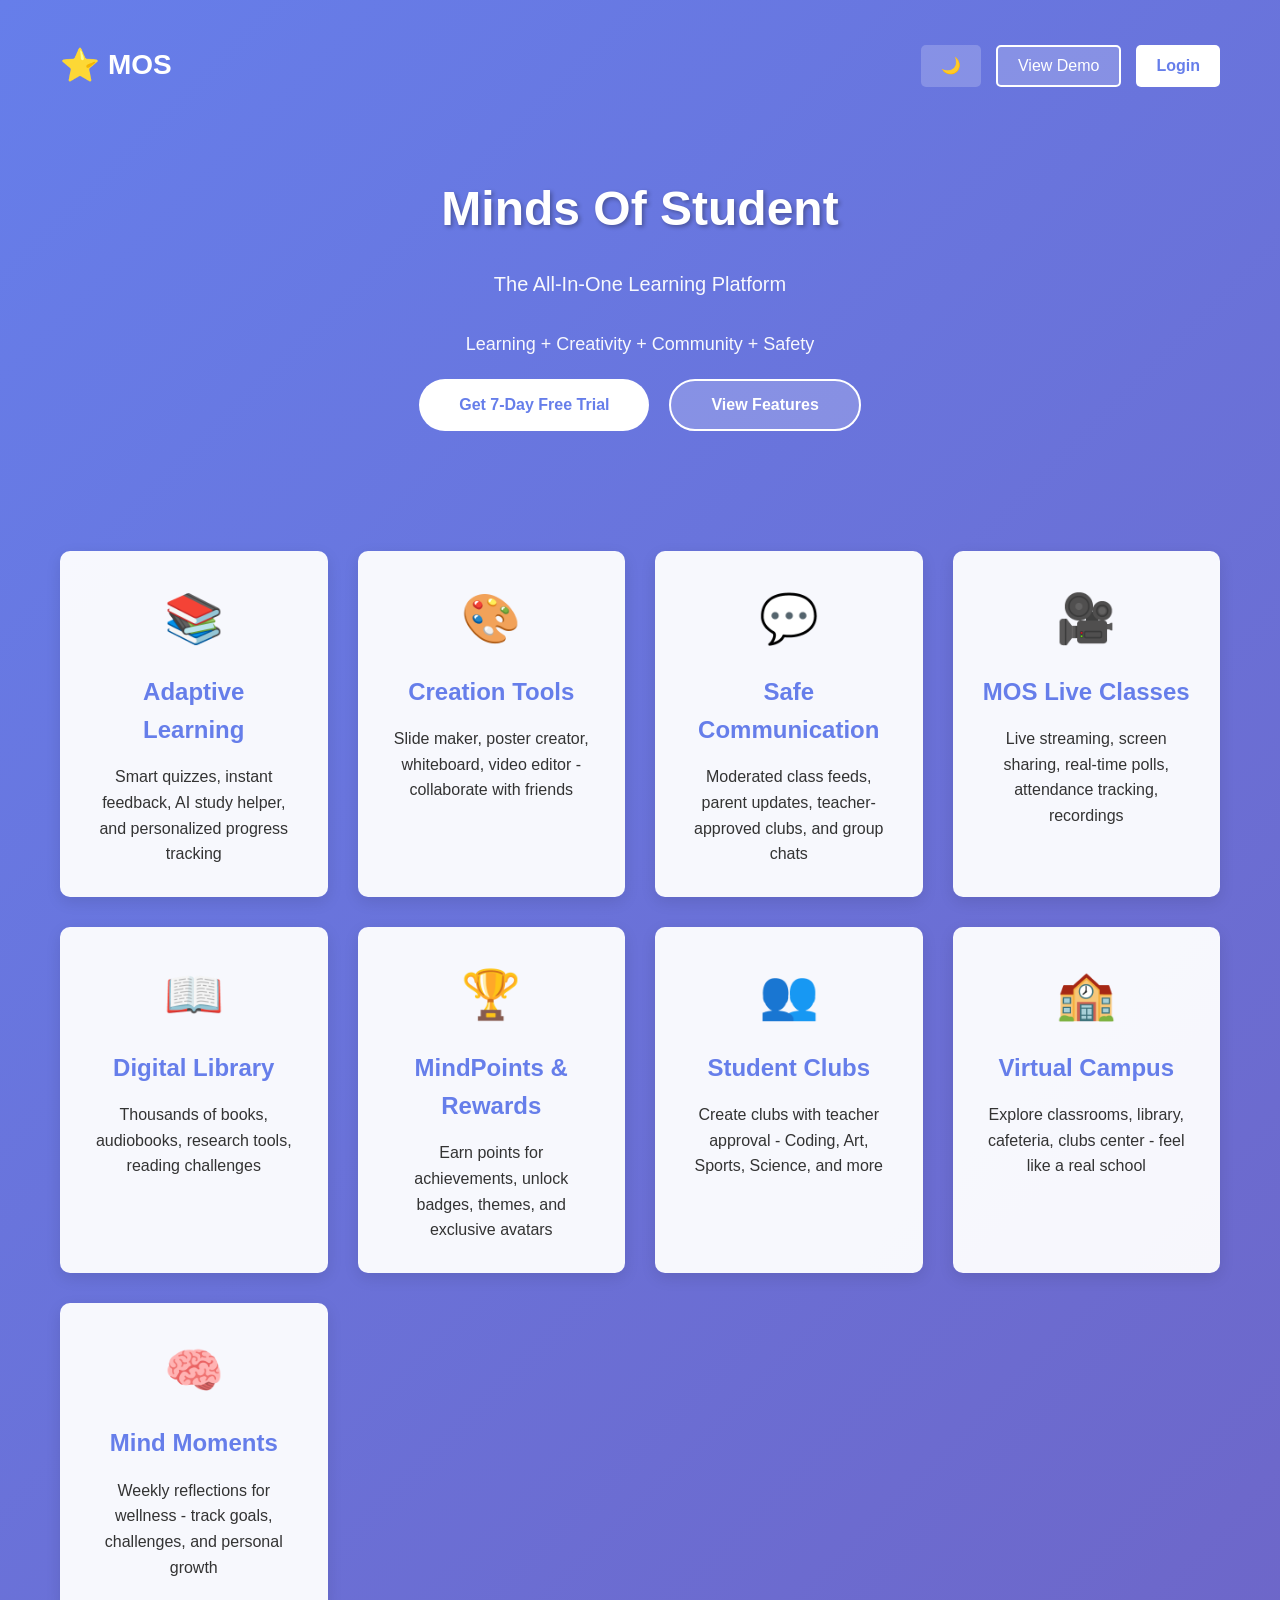
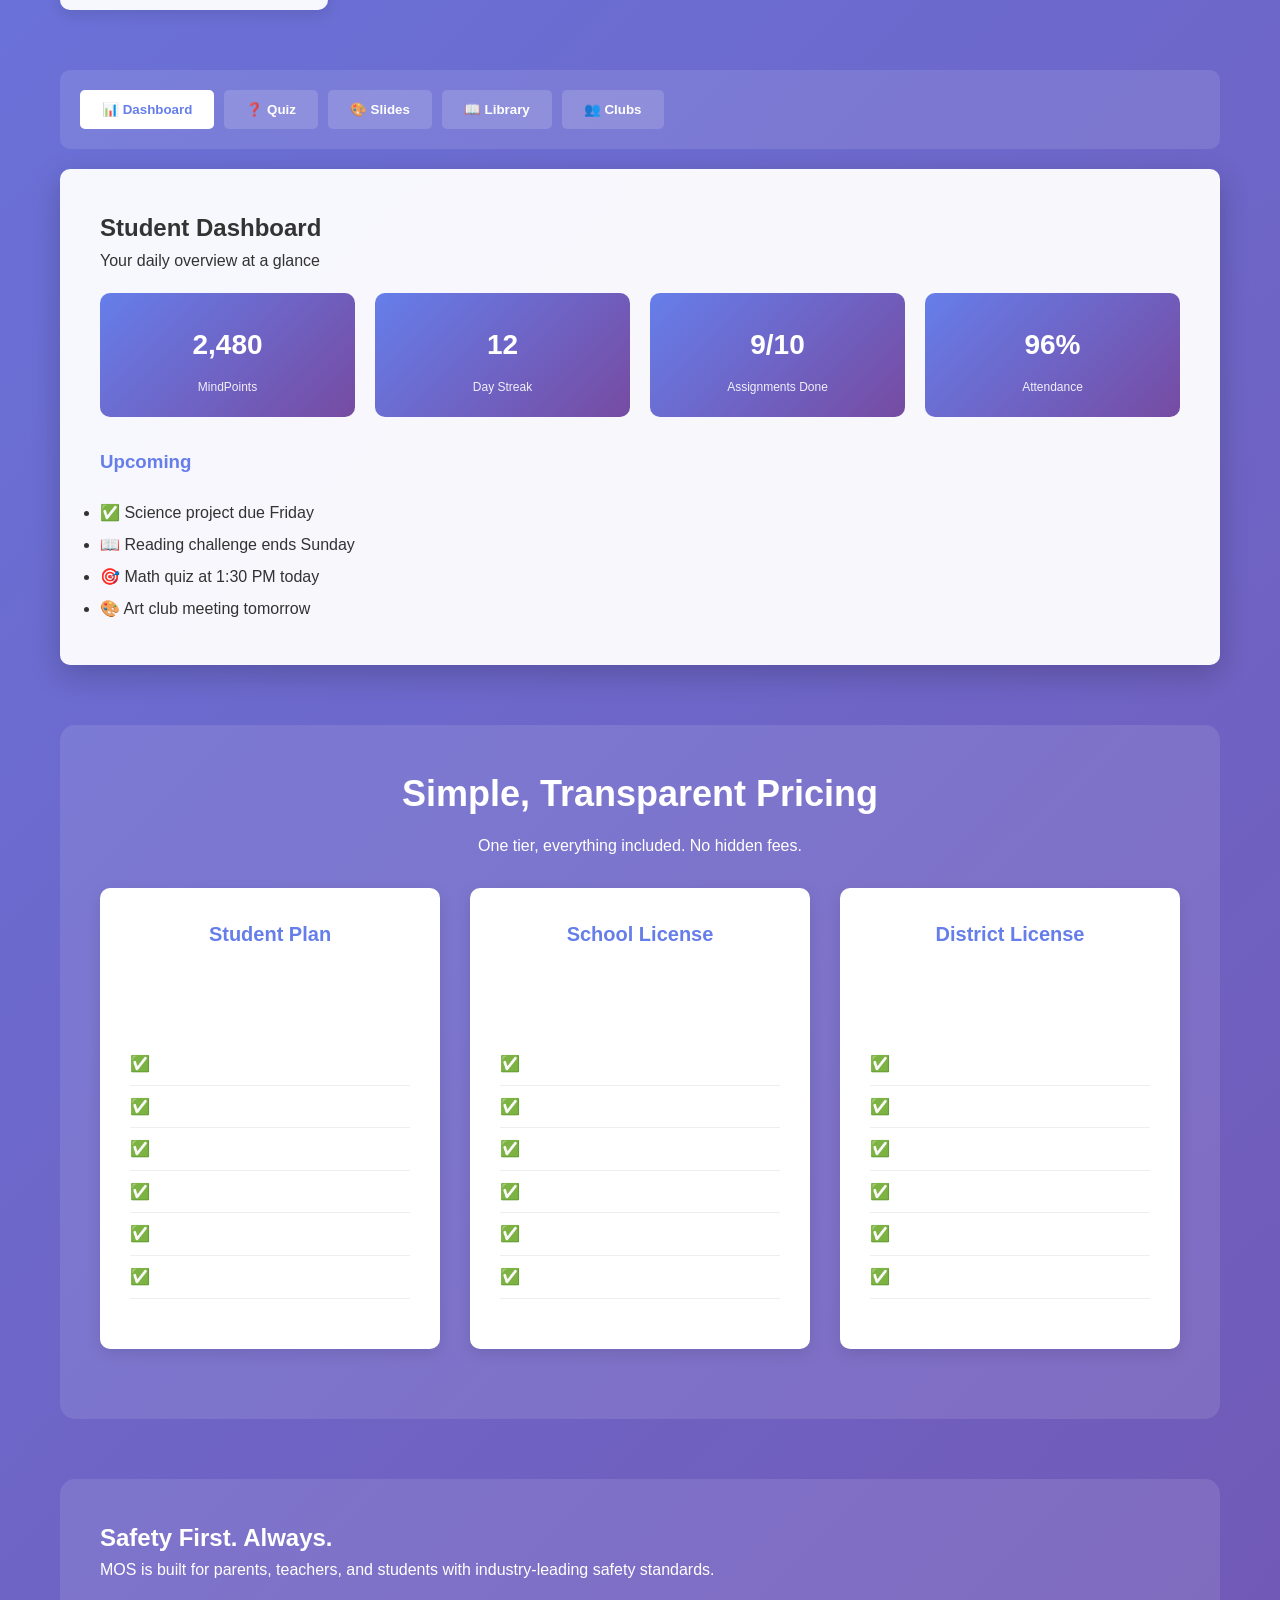
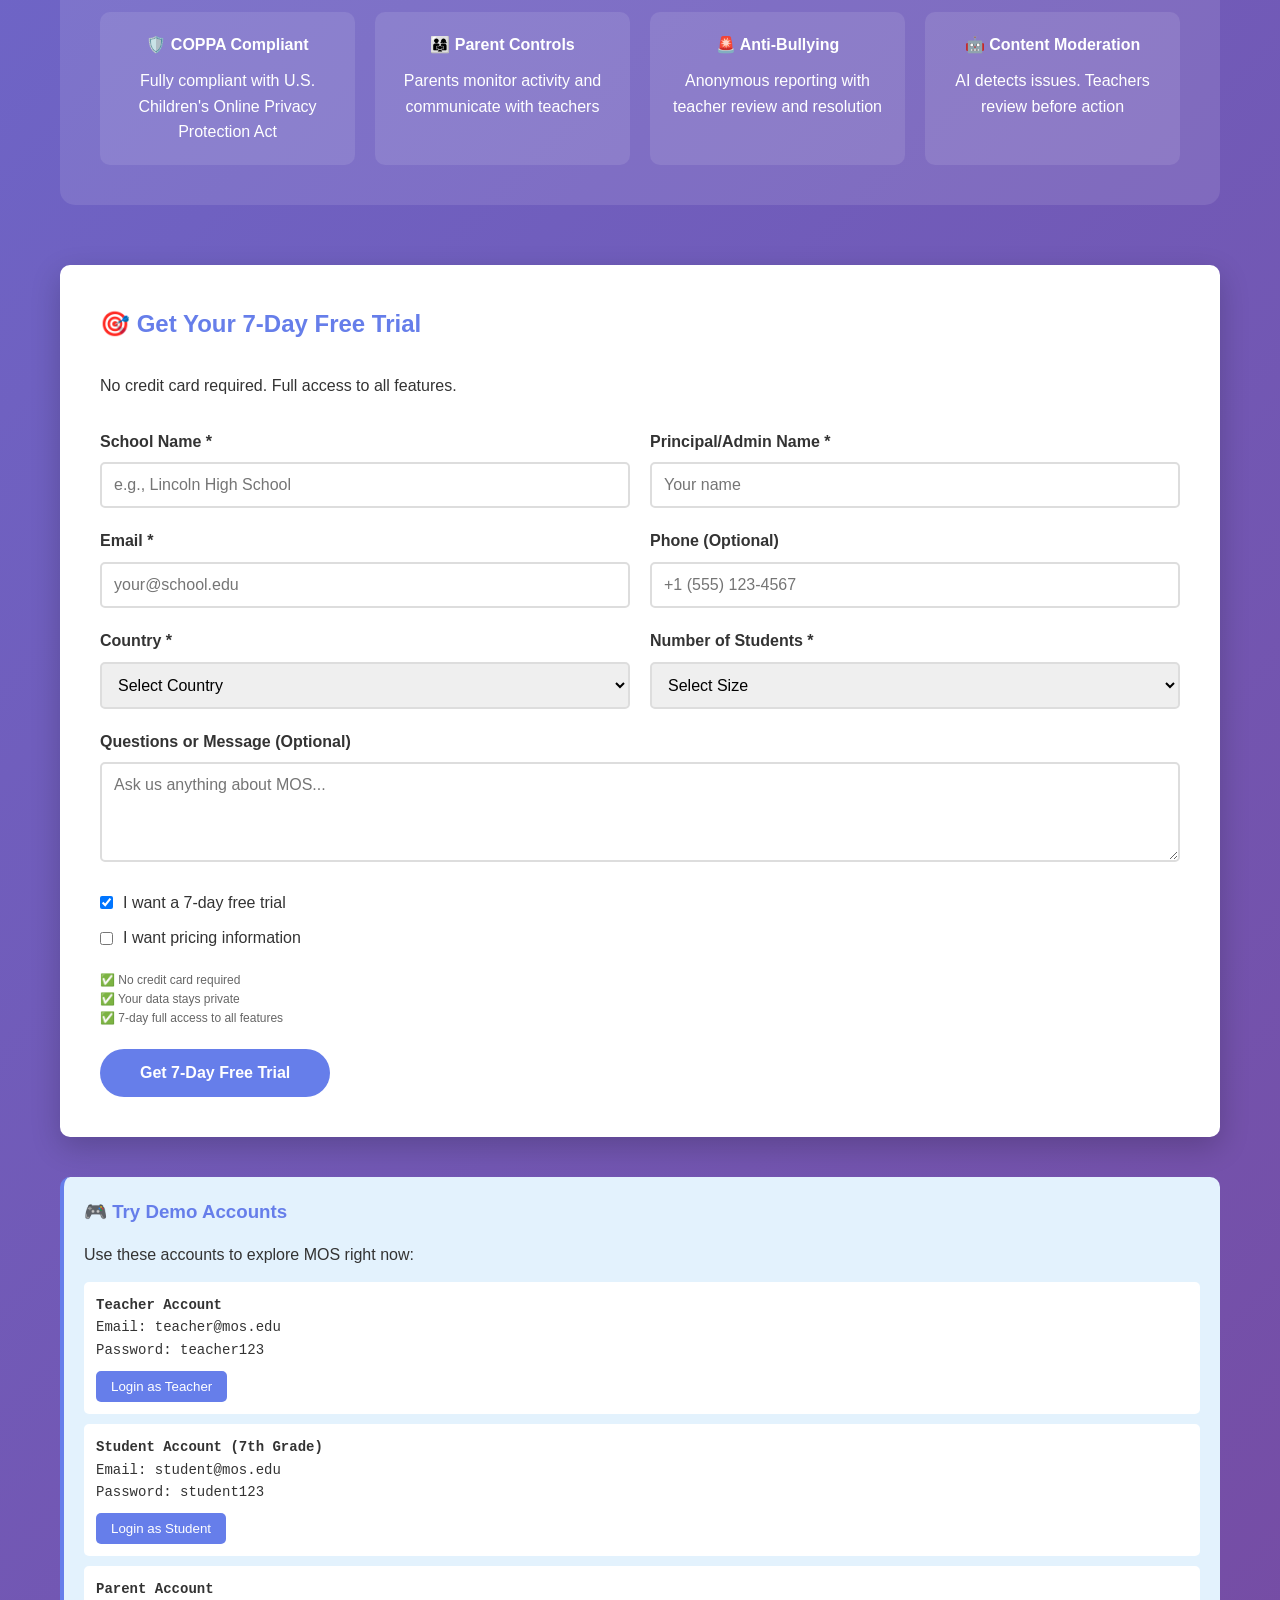
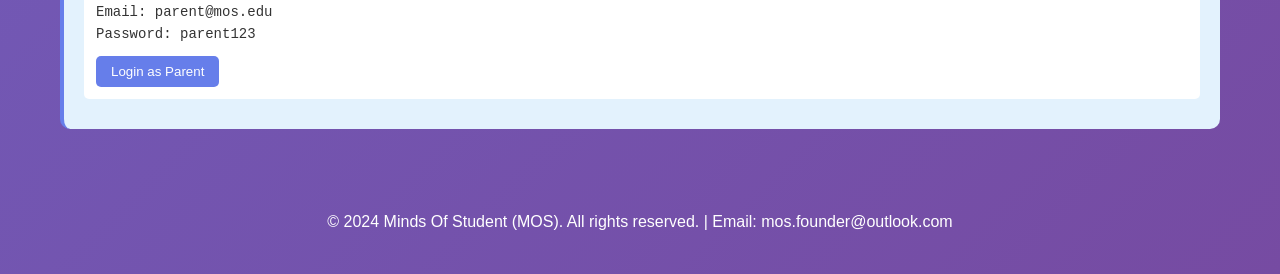
<file: index.html>
<!DOCTYPE html>
<html lang="en">
<head>
    <meta charset="UTF-8">
    <meta name="viewport" content="width=device-width, initial-scale=1.0">
    <title>MOS - Minds Of Student | All-In-One Learning Platform</title>
    <style>
        * {
            margin: 0;
            padding: 0;
            box-sizing: border-box;
        }
        
        body {
            font-family: 'Segoe UI', Tahoma, Geneva, Verdana, sans-serif;
            line-height: 1.6;
            color: #333;
            background: linear-gradient(135deg, #667eea 0%, #764ba2 100%);
            min-height: 100vh;
        }
        
        body.dark-mode {
            background: linear-gradient(135deg, #1a1a2e 0%, #16213e 100%);
            color: #fff;
        }
        
        .container {
            max-width: 1200px;
            margin: 0 auto;
            padding: 20px;
        }
        
        header {
            display: flex;
            justify-content: space-between;
            align-items: center;
            padding: 20px 0;
            color: white;
        }
        
        .logo {
            font-size: 28px;
            font-weight: bold;
            display: flex;
            align-items: center;
            gap: 8px;
        }
        
        .logo-star {
            font-size: 32px;
        }
        
        .nav-buttons {
            display: flex;
            gap: 15px;
        }
        
        .nav-buttons button {
            padding: 10px 20px;
            border: none;
            border-radius: 5px;
            cursor: pointer;
            font-size: 16px;
            transition: all 0.3s;
        }
        
        .nav-buttons .login-btn {
            background: white;
            color: #667eea;
            font-weight: bold;
        }
        
        .nav-buttons .login-btn:hover {
            transform: scale(1.05);
        }
        
        .nav-buttons .demo-btn {
            background: rgba(255,255,255,0.2);
            color: white;
            border: 2px solid white;
        }
        
        .nav-buttons .demo-btn:hover {
            background: rgba(255,255,255,0.3);
        }
        
        .theme-toggle {
            background: rgba(255,255,255,0.2);
            color: white;
            border: none;
            padding: 10px 15px;
            border-radius: 5px;
            cursor: pointer;
            font-size: 20px;
        }
        
        .hero {
            text-align: center;
            color: white;
            padding: 60px 20px;
        }
        
        .hero h1 {
            font-size: 48px;
            margin-bottom: 20px;
            text-shadow: 2px 2px 4px rgba(0,0,0,0.3);
        }
        
        .hero p {
            font-size: 20px;
            margin-bottom: 30px;
            opacity: 0.95;
        }
        
        .hero-buttons {
            display: flex;
            gap: 20px;
            justify-content: center;
            flex-wrap: wrap;
        }
        
        .btn-primary, .btn-secondary {
            padding: 15px 40px;
            font-size: 16px;
            border: none;
            border-radius: 50px;
            cursor: pointer;
            font-weight: bold;
            transition: all 0.3s;
        }
        
        .btn-primary {
            background: white;
            color: #667eea;
        }
        
        .btn-primary:hover {
            transform: scale(1.05);
            box-shadow: 0 10px 30px rgba(0,0,0,0.2);
        }
        
        .btn-secondary {
            background: rgba(255,255,255,0.2);
            color: white;
            border: 2px solid white;
        }
        
        .btn-secondary:hover {
            background: rgba(255,255,255,0.3);
        }
        
        .features {
            display: grid;
            grid-template-columns: repeat(auto-fit, minmax(250px, 1fr));
            gap: 30px;
            margin: 60px 0;
        }
        
        .feature-card {
            background: rgba(255,255,255,0.95);
            padding: 30px;
            border-radius: 10px;
            text-align: center;
            box-shadow: 0 5px 15px rgba(0,0,0,0.1);
            transition: all 0.3s;
        }
        
        body.dark-mode .feature-card {
            background: rgba(30,30,46,0.95);
            color: white;
        }
        
        .feature-card:hover {
            transform: translateY(-10px);
            box-shadow: 0 15px 30px rgba(0,0,0,0.2);
        }
        
        .feature-card h3 {
            font-size: 24px;
            margin: 15px 0;
            color: #667eea;
        }
        
        body.dark-mode .feature-card h3 {
            color: #00d4ff;
        }
        
        .feature-icon {
            font-size: 48px;
        }
        
        .demo-tabs {
            background: rgba(255,255,255,0.1);
            padding: 20px;
            border-radius: 10px;
            margin: 40px 0 20px 0;
            display: flex;
            gap: 10px;
            flex-wrap: wrap;
        }
        
        .demo-tab {
            background: rgba(255,255,255,0.15);
            color: white;
            border: 2px solid transparent;
            padding: 10px 20px;
            border-radius: 5px;
            cursor: pointer;
            transition: all 0.3s;
            font-weight: bold;
        }
        
        .demo-tab.active {
            background: white;
            color: #667eea;
            border-color: white;
        }
        
        .demo-tab:hover {
            background: rgba(255,255,255,0.25);
        }
        
        .demo-section {
            background: rgba(255,255,255,0.95);
            padding: 40px;
            border-radius: 10px;
            margin: 20px 0 40px 0;
            box-shadow: 0 10px 30px rgba(0,0,0,0.2);
            display: none;
        }
        
        body.dark-mode .demo-section {
            background: rgba(30,30,46,0.95);
            color: white;
        }
        
        .demo-section.active {
            display: block;
            animation: fadeIn 0.3s ease;
        }
        
        @keyframes fadeIn {
            from { opacity: 0; }
            to { opacity: 1; }
        }
        
        .dashboard-grid {
            display: grid;
            grid-template-columns: repeat(auto-fit, minmax(200px, 1fr));
            gap: 20px;
            margin: 20px 0;
        }
        
        .dashboard-card {
            background: linear-gradient(135deg, #667eea 0%, #764ba2 100%);
            color: white;
            padding: 20px;
            border-radius: 10px;
            text-align: center;
        }
        
        .dashboard-card h3 {
            font-size: 28px;
            margin: 10px 0;
        }
        
        .dashboard-card p {
            font-size: 12px;
            opacity: 0.9;
        }
        
        .quiz-demo {
            background: #f5f5f5;
            padding: 20px;
            border-radius: 10px;
            margin: 15px 0;
        }
        
        body.dark-mode .quiz-demo {
            background: rgba(255,255,255,0.05);
        }
        
        .quiz-question {
            font-weight: bold;
            margin-bottom: 15px;
            font-size: 16px;
        }
        
        .quiz-options {
            display: grid;
            gap: 10px;
        }
        
        .quiz-option {
            background: white;
            border: 2px solid #ddd;
            padding: 10px;
            border-radius: 5px;
            cursor: pointer;
            transition: all 0.3s;
        }
        
        body.dark-mode .quiz-option {
            background: rgba(255,255,255,0.08);
            border-color: #444;
        }
        
        .quiz-option:hover {
            border-color: #667eea;
        }
        
        .quiz-option.selected {
            background: #667eea;
            color: white;
            border-color: #667eea;
        }
        
        .slides-demo {
            background: linear-gradient(135deg, #667eea20 0%, #764ba220 100%);
            padding: 30px;
            border-radius: 10px;
            margin: 15px 0;
            min-height: 200px;
            display: flex;
            flex-direction: column;
            justify-content: center;
        }
        
        .slide-preview {
            font-size: 48px;
            margin-bottom: 20px;
        }
        
        .slide-title {
            font-size: 24px;
            font-weight: bold;
            margin-bottom: 10px;
            color: #667eea;
        }
        
        body.dark-mode .slide-title {
            color: #00d4ff;
        }
        
        .library-grid {
            display: grid;
            grid-template-columns: repeat(auto-fill, minmax(150px, 1fr));
            gap: 15px;
            margin: 20px 0;
        }
        
        .book-card {
            background: linear-gradient(135deg, #667eea 0%, #764ba2 100%);
            color: white;
            padding: 20px;
            border-radius: 10px;
            text-align: center;
            cursor: pointer;
            transition: all 0.3s;
        }
        
        .book-card:hover {
            transform: translateY(-5px);
            box-shadow: 0 10px 20px rgba(0,0,0,0.2);
        }
        
        .book-icon {
            font-size: 40px;
            margin-bottom: 10px;
        }
        
        .book-title {
            font-weight: bold;
            font-size: 14px;
        }
        
        .pricing-section {
            background: rgba(255,255,255,0.1);
            padding: 40px;
            border-radius: 15px;
            text-align: center;
            color: white;
            margin: 60px 0;
        }
        
        body.dark-mode .pricing-section {
            background: rgba(30,30,46,0.5);
        }
        
        .pricing-section h2 {
            font-size: 36px;
            margin-bottom: 10px;
        }
        
        .price {
            font-size: 48px;
            font-weight: bold;
            margin: 20px 0;
        }
        
        .pricing-grid {
            display: grid;
            grid-template-columns: repeat(auto-fit, minmax(250px, 1fr));
            gap: 30px;
            margin: 30px 0;
        }
        
        .pricing-card {
            background: white;
            padding: 30px;
            border-radius: 10px;
            text-align: center;
            box-shadow: 0 5px 15px rgba(0,0,0,0.1);
            transition: all 0.3s;
        }
        
        body.dark-mode .pricing-card {
            background: rgba(30,30,46,0.95);
            color: white;
        }
        
        .pricing-card:hover {
            transform: translateY(-10px);
        }
        
        .pricing-card h3 {
            color: #667eea;
            font-size: 20px;
        }
        
        body.dark-mode .pricing-card h3 {
            color: #00d4ff;
        }
        
        .pricing-card .price {
            font-size: 36px;
            margin: 15px 0;
        }
        
        .pricing-card ul {
            text-align: left;
            margin: 20px 0;
            list-style: none;
        }
        
        .pricing-card li {
            padding: 8px 0;
            border-bottom: 1px solid #eee;
        }
        
        body.dark-mode .pricing-card li {
            border-bottom-color: #333;
        }
        
        .form-section {
            background: white;
            padding: 40px;
            border-radius: 10px;
            margin: 40px 0;
            box-shadow: 0 10px 30px rgba(0,0,0,0.2);
        }
        
        body.dark-mode .form-section {
            background: #1a1a2e;
            color: white;
        }
        
        .form-section h2 {
            margin-bottom: 30px;
            color: #667eea;
        }
        
        body.dark-mode .form-section h2 {
            color: #00d4ff;
        }
        
        .form-group {
            margin-bottom: 20px;
        }
        
        .form-group label {
            display: block;
            margin-bottom: 8px;
            font-weight: bold;
        }
        
        .form-group input,
        .form-group select,
        .form-group textarea {
            width: 100%;
            padding: 12px;
            border: 2px solid #ddd;
            border-radius: 5px;
            font-size: 16px;
            font-family: inherit;
        }
        
        body.dark-mode .form-group input,
        body.dark-mode .form-group select,
        body.dark-mode .form-group textarea {
            background: #16213e;
            color: white;
            border-color: #444;
        }
        
        .form-group input:focus,
        .form-group select:focus,
        .form-group textarea:focus {
            outline: none;
            border-color: #667eea;
            box-shadow: 0 0 5px rgba(102,126,234,0.3);
        }
        
        .form-row {
            display: grid;
            grid-template-columns: repeat(auto-fit, minmax(200px, 1fr));
            gap: 20px;
        }
        
        .checkbox-group {
            margin: 20px 0;
        }
        
        .checkbox-group label {
            display: flex;
            align-items: center;
            gap: 10px;
            margin: 10px 0;
        }
        
        .checkbox-group input[type="checkbox"] {
            width: auto;
        }
        
        .form-section button {
            background: #667eea;
            color: white;
            padding: 15px 40px;
            border: none;
            border-radius: 50px;
            font-size: 16px;
            font-weight: bold;
            cursor: pointer;
            transition: all 0.3s;
        }
        
        .form-section button:hover {
            background: #5568d3;
            transform: scale(1.05);
        }
        
        .demo-accounts {
            background: #e3f2fd;
            padding: 20px;
            border-radius: 10px;
            margin: 30px 0;
            border-left: 4px solid #667eea;
        }
        
        body.dark-mode .demo-accounts {
            background: rgba(0,100,200,0.1);
            border-left-color: #00d4ff;
        }
        
        .demo-accounts h3 {
            margin-bottom: 15px;
            color: #667eea;
        }
        
        body.dark-mode .demo-accounts h3 {
            color: #00d4ff;
        }
        
        .account-item {
            background: white;
            padding: 12px;
            border-radius: 5px;
            margin: 10px 0;
            font-family: 'Courier New', monospace;
            font-size: 14px;
        }
        
        body.dark-mode .account-item {
            background: rgba(30,30,46,0.8);
            color: #00d4ff;
        }
        
        .account-item button {
            margin-top: 10px;
            padding: 8px 15px;
            background: #667eea;
            color: white;
            border: none;
            border-radius: 5px;
            cursor: pointer;
            transition: all 0.3s;
        }
        
        .account-item button:hover {
            background: #5568d3;
        }
        
        footer {
            text-align: center;
            padding: 20px;
            color: white;
            margin-top: 60px;
        }
        
        .success-message {
            display: none;
            background: #4caf50;
            color: white;
            padding: 20px;
            border-radius: 5px;
            margin-bottom: 20px;
            animation: slideIn 0.3s ease;
        }
        
        @keyframes slideIn {
            from {
                transform: translateY(-20px);
                opacity: 0;
            }
            to {
                transform: translateY(0);
                opacity: 1;
            }
        }
        
        .safety-section {
            background: rgba(255,255,255,0.1);
            padding: 40px;
            border-radius: 15px;
            color: white;
            margin: 60px 0;
        }
        
        .safety-grid {
            display: grid;
            grid-template-columns: repeat(auto-fit, minmax(200px, 1fr));
            gap: 20px;
            margin-top: 30px;
        }
        
        .safety-item {
            background: rgba(255,255,255,0.1);
            padding: 20px;
            border-radius: 10px;
            text-align: center;
        }
        
        .safety-item h4 {
            margin-bottom: 10px;
        }
        
        @media (max-width: 768px) {
            .hero h1 {
                font-size: 32px;
            }
            
            .hero-buttons {
                flex-direction: column;
            }
            
            .nav-buttons {
                flex-wrap: wrap;
            }
            
            .demo-tabs {
                flex-direction: column;
            }
        }
    </style>
</head>
<body>
    <div class="container">
        <header>
            <div class="logo">
                <span class="logo-star">⭐</span>
                MOS
            </div>
            <div class="nav-buttons">
                <button class="theme-toggle" onclick="toggleDarkMode()">🌙</button>
                <button class="demo-btn" onclick="scrollToDemo()">View Demo</button>
                <button class="login-btn" onclick="goToLogin()">Login</button>
            </div>
        </header>
        
        <section class="hero">
            <h1>Minds Of Student</h1>
            <p>The All-In-One Learning Platform</p>
            <p style="font-size: 18px; margin-bottom: 20px;">Learning + Creativity + Community + Safety</p>
            
            <div class="hero-buttons">
                <button class="btn-primary" onclick="scrollToTrial()">Get 7-Day Free Trial</button>
                <button class="btn-secondary" onclick="scrollToFeatures()">View Features</button>
            </div>
        </section>
        
        <section class="features" id="features">
            <div class="feature-card">
                <div class="feature-icon">📚</div>
                <h3>Adaptive Learning</h3>
                <p>Smart quizzes, instant feedback, AI study helper, and personalized progress tracking</p>
            </div>
            
            <div class="feature-card">
                <div class="feature-icon">🎨</div>
                <h3>Creation Tools</h3>
                <p>Slide maker, poster creator, whiteboard, video editor - collaborate with friends</p>
            </div>
            
            <div class="feature-card">
                <div class="feature-icon">💬</div>
                <h3>Safe Communication</h3>
                <p>Moderated class feeds, parent updates, teacher-approved clubs, and group chats</p>
            </div>
            
            <div class="feature-card">
                <div class="feature-icon">🎥</div>
                <h3>MOS Live Classes</h3>
                <p>Live streaming, screen sharing, real-time polls, attendance tracking, recordings</p>
            </div>
            
            <div class="feature-card">
                <div class="feature-icon">📖</div>
                <h3>Digital Library</h3>
                <p>Thousands of books, audiobooks, research tools, reading challenges</p>
            </div>
            
            <div class="feature-card">
                <div class="feature-icon">🏆</div>
                <h3>MindPoints & Rewards</h3>
                <p>Earn points for achievements, unlock badges, themes, and exclusive avatars</p>
            </div>

            <div class="feature-card">
                <div class="feature-icon">👥</div>
                <h3>Student Clubs</h3>
                <p>Create clubs with teacher approval - Coding, Art, Sports, Science, and more</p>
            </div>

            <div class="feature-card">
                <div class="feature-icon">🏫</div>
                <h3>Virtual Campus</h3>
                <p>Explore classrooms, library, cafeteria, clubs center - feel like a real school</p>
            </div>

            <div class="feature-card">
                <div class="feature-icon">🧠</div>
                <h3>Mind Moments</h3>
                <p>Weekly reflections for wellness - track goals, challenges, and personal growth</p>
            </div>
        </section>
        
        <div class="demo-tabs" id="demo">
            <button class="demo-tab active" onclick="switchDemo('dashboard')">📊 Dashboard</button>
            <button class="demo-tab" onclick="switchDemo('quiz')">❓ Quiz</button>
            <button class="demo-tab" onclick="switchDemo('slides')">🎨 Slides</button>
            <button class="demo-tab" onclick="switchDemo('library')">📖 Library</button>
            <button class="demo-tab" onclick="switchDemo('clubs')">👥 Clubs</button>
        </div>
        
        <!-- Dashboard Demo -->
        <div id="dashboard" class="demo-section active">
            <h2>Student Dashboard</h2>
            <p>Your daily overview at a glance</p>
            <div class="dashboard-grid">
                <div class="dashboard-card">
                    <h3>2,480</h3>
                    <p>MindPoints</p>
                </div>
                <div class="dashboard-card">
                    <h3>12</h3>
                    <p>Day Streak</p>
                </div>
                <div class="dashboard-card">
                    <h3>9/10</h3>
                    <p>Assignments Done</p>
                </div>
                <div class="dashboard-card">
                    <h3>96%</h3>
                    <p>Attendance</p>
                </div>
            </div>
            <h3 style="margin-top: 30px; color: #667eea;">Upcoming</h3>
            <ul style="margin-top: 20px; line-height: 2;">
                <li>✅ Science project due Friday</li>
                <li>📖 Reading challenge ends Sunday</li>
                <li>🎯 Math quiz at 1:30 PM today</li>
                <li>🎨 Art club meeting tomorrow</li>
            </ul>
        </div>
        
        <!-- Quiz Demo -->
        <div id="quiz" class="demo-section">
            <h2>Adaptive Quiz Demo</h2>
            <p>Smart quizzes that adapt to your level</p>
            <div class="quiz-demo">
                <div class="quiz-question">What is the capital of France?</div>
                <div class="quiz-options">
                    <div class="quiz-option" onclick="selectAnswer(this, 'Paris')">Paris</div>
                    <div class="quiz-option" onclick="selectAnswer(this, 'London')">London</div>
                    <div class="quiz-option" onclick="selectAnswer(this, 'Berlin')">Berlin</div>
                    <div class="quiz-option" onclick="selectAnswer(this, 'Madrid')">Madrid</div>
                </div>
            </div>
            <div style="margin-top: 20px; padding: 15px; background: #e8f5e9; border-radius: 5px; display: none;" id="feedback">
                <strong style="color: #2e7d32;">✅ Correct!</strong> Paris is the capital and largest city of France, known as the City of Light.
            </div>
            <button class="btn-primary" onclick="nextQuestion()" style="margin-top: 20px;">Next Question →</button>
        </div>
        
        <!-- Slides Demo -->
        <div id="slides" class="demo-section">
            <h2>Slide Creator</h2>
            <p>Create stunning presentations with templates</p>
            <div class="slides-demo">
                <div class="slide-preview">📊</div>
                <div class="slide-title">Climate Change & Our Planet</div>
                <p>Collaborative slide deck with drag-and-drop design</p>
                <div style="margin-top: 15px; padding: 15px; background: rgba(102,126,234,0.1); border-radius: 5px;">
                    <strong>Features:</strong>
                    <ul style="text-align: left; margin-top: 10px;">
                        <li>✨ 100+ professional templates</li>
                        <li>🎨 Real-time team editing</li>
                        <li>📸 Image & video integration</li>
                        <li>💾 Auto-save to cloud</li>
                    </ul>
                </div>
            </div>
            <button class="btn-primary" onclick="alert('Opening Slide Creator...')" style="margin-top: 20px;">Create New Slide →</button>
        </div>
        
        <!-- Library Demo -->
        <div id="library" class="demo-section">
            <h2>Digital Library</h2>
            <p>Explore thousands of books and resources</p>
            <div class="library-grid">
                <div class="book-card">
                    <div class="book-icon">📕</div>
                    <div class="book-title">The Future of AI</div>
                </div>
                <div class="book-card">
                    <div class="book-icon">📗</div>
                    <div class="book-title">World History</div>
                </div>
                <div class="book-card">
                    <div class="book-icon">📘</div>
                    <div class="book-title">Design Thinking</div>
                </div>
                <div class="book-card">
                    <div class="book-icon">📙</div>
                    <div class="book-title">Coding Basics</div>
                </div>
                <div class="book-card">
                    <div class="book-icon">📕</div>
                    <div class="book-title">Space Exploration</div>
                </div>
                <div class="book-card">
                    <div class="book-icon">📗</div>
                    <div class="book-title">Biology Guide</div>
                </div>
            </div>
            <div style="margin-top: 20px; padding: 15px; background: #fff3e0; border-radius: 5px;">
                <strong>📚 Reading Challenge:</strong> Read 5 books this month and earn 250 MindPoints!
            </div>
        </div>
        
        <!-- Clubs Demo -->
        <div id="clubs" class="demo-section">
            <h2>Student Clubs</h2>
            <p>Join or create clubs with teacher approval</p>
            <div class="library-grid" style="grid-template-columns: repeat(auto-fill, minmax(180px, 1fr));">
                <div class="book-card" style="cursor: pointer; transition: all 0.3s;">
                    <div class="book-icon">💻</div>
                    <div class="book-title">Coding Club</div>
                    <p style="font-size: 12px; margin-top: 10px; opacity: 0.8;">152 members</p>
                </div>
                <div class="book-card" style="cursor: pointer; transition: all 0.3s;">
                    <div class="book-icon">🤖</div>
                    <div class="book-title">Robotics Club</div>
                    <p style="font-size: 12px; margin-top: 10px; opacity: 0.8;">89 members</p>
                </div>
                <div class="book-card" style="cursor: pointer; transition: all 0.3s;">
                    <div class="book-icon">🎨</div>
                    <div class="book-title">Art Club</div>
                    <p style="font-size: 12px; margin-top: 10px; opacity: 0.8;">127 members</p>
                </div>
                <div class="book-card" style="cursor: pointer; transition: all 0.3s;">
                    <div class="book-icon">♟️</div>
                    <div class="book-title">Chess Club</div>
                    <p style="font-size: 12px; margin-top: 10px; opacity: 0.8;">64 members</p>
                </div>
                <div class="book-card" style="cursor: pointer; transition: all 0.3s;">
                    <div class="book-icon">⚽</div>
                    <div class="book-title">Sports Club</div>
                    <p style="font-size: 12px; margin-top: 10px; opacity: 0.8;">203 members</p>
                </div>
                <div class="book-card" style="cursor: pointer; transition: all 0.3s;">
                    <div class="book-icon">📖</div>
                    <div class="book-title">Book Club</div>
                    <p style="font-size: 12px; margin-top: 10px; opacity: 0.8;">95 members</p>
                </div>
            </div>
            <button class="btn-primary" onclick="alert('Creating new club...')" style="margin-top: 20px;">Create Club →</button>
        </div>
        
        <section class="pricing-section" id="pricing">
            <h2>Simple, Transparent Pricing</h2>
            <p>One tier, everything included. No hidden fees.</p>
            <div class="pricing-grid">
                <div class="pricing-card">
                    <h3>Student Plan</h3>
                    <div class="price">$2<span style="font-size: 18px;">/month</span></div>
                    <ul>
                        <li>✅ All learning features</li>
                        <li>✅ Creation tools</li>
                        <li>✅ MindPoints & rewards</li>
                        <li>✅ Club access</li>
                        <li>✅ Library access</li>
                        <li>✅ Parent messaging</li>
                    </ul>
                </div>
                <div class="pricing-card">
                    <h3>School License</h3>
                    <div class="price">Custom</div>
                    <ul>
                        <li>✅ Unlimited students</li>
                        <li>✅ All features</li>
                        <li>✅ Teacher dashboards</li>
                        <li>✅ Principal analytics</li>
                        <li>✅ School branding</li>
                        <li>✅ Priority support</li>
                    </ul>
                </div>
                <div class="pricing-card">
                    <h3>District License</h3>
                    <div class="price">Custom</div>
                    <ul>
                        <li>✅ All schools</li>
                        <li>✅ Custom branding</li>
                        <li>✅ Dedicated support</li>
                        <li>✅ Staff training</li>
                        <li>✅ API access</li>
                        <li>✅ Advanced analytics</li>
                    </ul>
                </div>
            </div>
        </section>
        
        <section class="safety-section">
            <h2>Safety First. Always.</h2>
            <p>MOS is built for parents, teachers, and students with industry-leading safety standards.</p>
            <div class="safety-grid">
                <div class="safety-item">
                    <h4>🛡️ COPPA Compliant</h4>
                    <p>Fully compliant with U.S. Children's Online Privacy Protection Act</p>
                </div>
                <div class="safety-item">
                    <h4>👨‍👩‍👧 Parent Controls</h4>
                    <p>Parents monitor activity and communicate with teachers</p>
                </div>
                <div class="safety-item">
                    <h4>🚨 Anti-Bullying</h4>
                    <p>Anonymous reporting with teacher review and resolution</p>
                </div>
                <div class="safety-item">
                    <h4>🤖 Content Moderation</h4>
                    <p>AI detects issues. Teachers review before action</p>
                </div>
            </div>
        </section>
        
        <section class="form-section" id="trial">
            <h2>🎯 Get Your 7-Day Free Trial</h2>
            <p style="margin-bottom: 30px;">No credit card required. Full access to all features.</p>
            
            <div id="success-message" class="success-message">
                ✅ Trial request submitted! Check mos.founder@outlook.com for login details.
            </div>
            
            <form onsubmit="submitForm(event)">
                <div class="form-row">
                    <div class="form-group">
                        <label for="schoolName">School Name *</label>
                        <input type="text" id="schoolName" name="schoolName" required placeholder="e.g., Lincoln High School">
                    </div>
                    
                    <div class="form-group">
                        <label for="principalName">Principal/Admin Name *</label>
                        <input type="text" id="principalName" name="principalName" required placeholder="Your name">
                    </div>
                </div>
                
                <div class="form-row">
                    <div class="form-group">
                        <label for="email">Email *</label>
                        <input type="email" id="email" name="email" required placeholder="your@school.edu">
                    </div>
                    
                    <div class="form-group">
                        <label for="phone">Phone (Optional)</label>
                        <input type="tel" id="phone" name="phone" placeholder="+1 (555) 123-4567">
                    </div>
                </div>
                
                <div class="form-row">
                    <div class="form-group">
                        <label for="country">Country *</label>
                        <select id="country" name="country" required>
                            <option value="">Select Country</option>
                            <option value="usa">United States</option>
                            <option value="uk">United Kingdom</option>
                            <option value="canada">Canada</option>
                            <option value="australia">Australia</option>
                            <option value="mexico">Mexico</option>
                            <option value="brazil">Brazil</option>
                            <option value="germany">Germany</option>
                            <option value="france">France</option>
                            <option value="japan">Japan</option>
                            <option value="india">India</option>
                            <option value="other">Other</option>
                        </select>
                    </div>
                    
                    <div class="form-group">
                        <label for="students">Number of Students *</label>
                        <select id="students" name="students" required>
                            <option value="">Select Size</option>
                            <option value="100-300">100-300 students</option>
                            <option value="300-500">300-500 students</option>
                            <option value="500-1000">500-1000 students</option>
                            <option value="1000-2000">1000-2000 students</option>
                            <option value="2000+">2000+ students</option>
                        </select>
                    </div>
                </div>
                
                <div class="form-group">
                    <label for="message">Questions or Message (Optional)</label>
                    <textarea id="message" name="message" rows="4" placeholder="Ask us anything about MOS..."></textarea>
                </div>
                
                <div class="checkbox-group">
                    <label>
                        <input type="checkbox" name="trial" checked> I want a 7-day free trial
                    </label>
                    <label>
                        <input type="checkbox" name="pricing"> I want pricing information
                    </label>
                </div>
                
                <p style="font-size: 12px; color: #666; margin: 20px 0;">
                    ✅ No credit card required<br>
                    ✅ Your data stays private<br>
                    ✅ 7-day full access to all features
                </p>
                
                <button type="submit">Get 7-Day Free Trial</button>
            </form>
        </section>
        
        <section class="demo-accounts">
            <h3>🎮 Try Demo Accounts</h3>
            <p style="margin-bottom: 15px;">Use these accounts to explore MOS right now:</p>
            
            <div class="account-item">
                <strong>Teacher Account</strong><br>
                Email: teacher@mos.edu<br>
                Password: teacher123<br>
                <button onclick="login('teacher@mos.edu', 'teacher123')">Login as Teacher</button>
            </div>
            
            <div class="account-item">
                <strong>Student Account (7th Grade)</strong><br>
                Email: student@mos.edu<br>
                Password: student123<br>
                <button onclick="login('student@mos.edu', 'student123')">Login as Student</button>
            </div>

            <div class="account-item">
                <strong>Parent Account</strong><br>
                Email: parent@mos.edu<br>
                Password: parent123<br>
                <button onclick="login('parent@mos.edu', 'parent123')">Login as Parent</button>
            </div>
        </section>
        
        <footer>
            <p>&copy; 2024 Minds Of Student (MOS). All rights reserved. | Email: mos.founder@outlook.com</p>
        </footer>
    </div>
    
    <script>
        function toggleDarkMode() {
            document.body.classList.toggle('dark-mode');
            localStorage.setItem('darkMode', document.body.classList.contains('dark-mode'));
        }
        
        if (localStorage.getItem('darkMode') === 'true') {
            document.body.classList.add('dark-mode');
        }
        
        function scrollToDemo() {
            document.getElementById('demo').scrollIntoView({ behavior: 'smooth' });
        }
        
        function scrollToFeatures() {
            document.getElementById('features').scrollIntoView({ behavior: 'smooth' });
        }
        
        function scrollToTrial() {
            document.getElementById('trial').scrollIntoView({ behavior: 'smooth' });
        }
        
        function switchDemo(tab) {
            document.querySelectorAll('.demo-section').forEach(el => el.classList.remove('active'));
            document.querySelectorAll('.demo-tab').forEach(el => el.classList.remove('active'));
            document.getElementById(tab).classList.add('active');
            event.target.classList.add('active');
        }
        
        function selectAnswer(element, answer) {
            document.querySelectorAll('.quiz-option').forEach(el => el.classList.remove('selected'));
            element.classList.add('selected');
            if (answer === 'Paris') {
                document.getElementById('feedback').style.display = 'block';
            }
        }
        
        function nextQuestion() {
            alert('Loading next question...');
        }
        
        function submitForm(event) {
            event.preventDefault();
            const schoolName = document.getElementById('schoolName').value;
            const principalName = document.getElementById('principalName').value;
            document.getElementById('success-message').style.display = 'block';
            console.log('Trial Request:', { schoolName, principalName });
            event.target.reset();
            setTimeout(() => {
                document.getElementById('success-message').style.display = 'none';
            }, 5000);
        }
        
        function login(email, password) {
            sessionStorage.setItem('email', email);
            sessionStorage.setItem('password', password);
            alert('Demo login: ' + email + '\n\nIn a real app, this would redirect to your dashboard!');
        }
        
        function goToLogin() {
            alert('Redirecting to login page...');
        }
    </script>
</body>
</html>
</file>
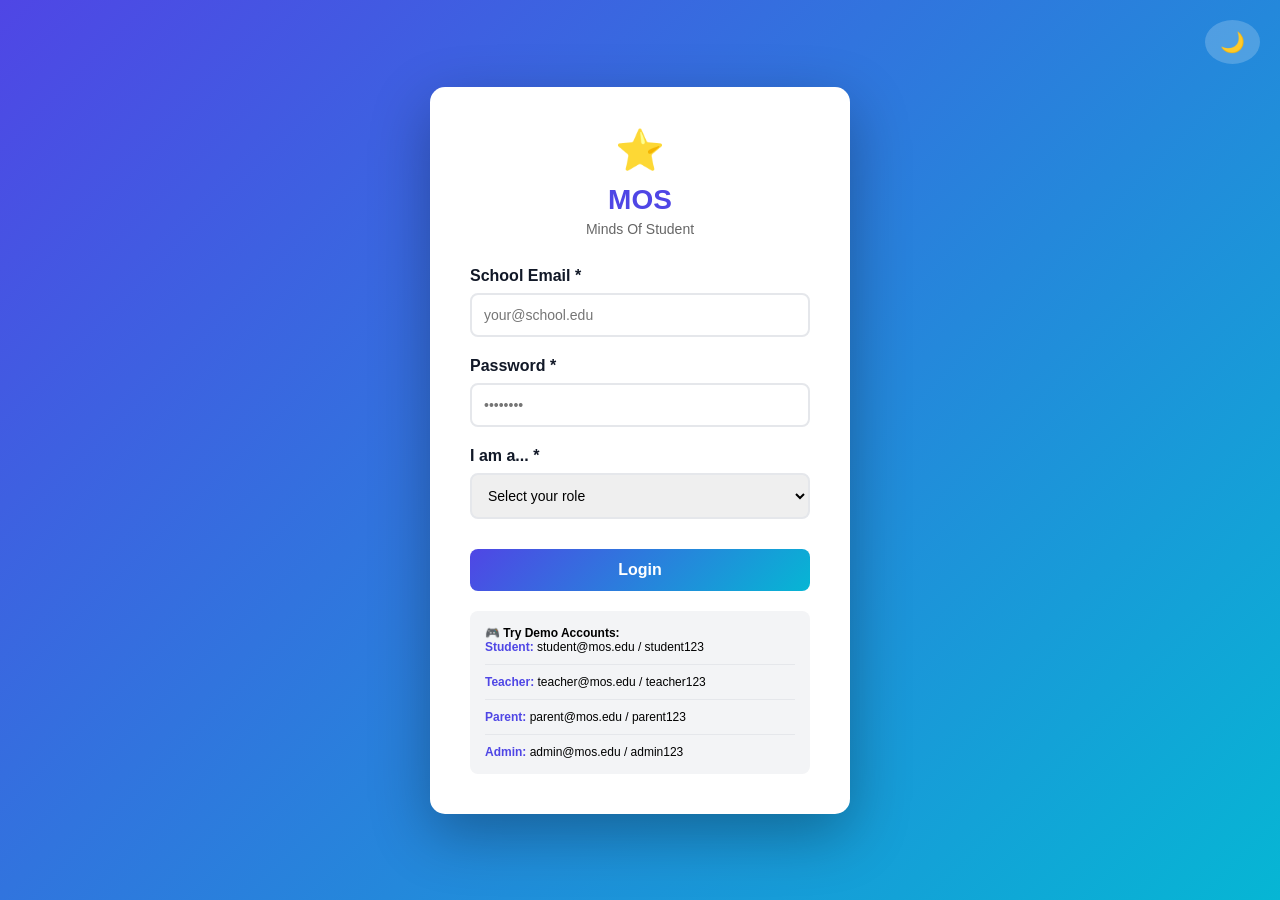
<file: login.html>
<!DOCTYPE html>
<html lang="en">
<head>
    <meta charset="UTF-8">
    <meta name="viewport" content="width=device-width, initial-scale=1.0">
    <title>MOS Login - Minds Of Student</title>
    <style>
        * {
            margin: 0;
            padding: 0;
            box-sizing: border-box;
        }

        body {
            font-family: 'Segoe UI', Tahoma, Geneva, Verdana, sans-serif;
            background: linear-gradient(135deg, #4F46E5 0%, #06B6D4 100%);
            min-height: 100vh;
            display: flex;
            align-items: center;
            justify-content: center;
        }

        body.light {
            background: linear-gradient(135deg, #F8FAFC 0%, #E0F2FE 100%);
        }

        .login-container {
            background: white;
            padding: 40px;
            border-radius: 15px;
            box-shadow: 0 20px 60px rgba(0,0,0,0.3);
            width: 100%;
            max-width: 420px;
        }

        body.light .login-container {
            background: white;
            box-shadow: 0 10px 30px rgba(79, 70, 229, 0.1);
        }

        .logo {
            text-align: center;
            margin-bottom: 30px;
        }

        .logo-star {
            font-size: 40px;
            margin-bottom: 10px;
        }

        .logo h1 {
            font-size: 28px;
            color: #4F46E5;
            margin-bottom: 5px;
        }

        .logo p {
            color: #666;
            font-size: 14px;
        }

        .form-group {
            margin-bottom: 20px;
        }

        label {
            display: block;
            margin-bottom: 8px;
            font-weight: 600;
            color: #111827;
        }

        input, select {
            width: 100%;
            padding: 12px;
            border: 2px solid #E5E7EB;
            border-radius: 8px;
            font-size: 14px;
            transition: all 0.3s;
        }

        input:focus, select:focus {
            outline: none;
            border-color: #4F46E5;
            box-shadow: 0 0 0 3px rgba(79, 70, 229, 0.1);
        }

        .btn-login {
            width: 100%;
            padding: 12px;
            background: linear-gradient(135deg, #4F46E5 0%, #06B6D4 100%);
            color: white;
            border: none;
            border-radius: 8px;
            font-size: 16px;
            font-weight: bold;
            cursor: pointer;
            transition: all 0.3s;
            margin-top: 10px;
        }

        .btn-login:hover {
            transform: translateY(-2px);
            box-shadow: 0 10px 20px rgba(79, 70, 229, 0.3);
        }

        .demo-accounts {
            background: #F3F4F6;
            padding: 15px;
            border-radius: 8px;
            margin-top: 20px;
            font-size: 12px;
        }

        .account {
            margin-bottom: 10px;
            padding-bottom: 10px;
            border-bottom: 1px solid #E5E7EB;
        }

        .account:last-child {
            border-bottom: none;
            margin-bottom: 0;
            padding-bottom: 0;
        }

        .account strong {
            color: #4F46E5;
        }

        .theme-toggle {
            position: fixed;
            top: 20px;
            right: 20px;
            background: rgba(255,255,255,0.2);
            border: none;
            color: white;
            padding: 10px 15px;
            border-radius: 50%;
            cursor: pointer;
            font-size: 20px;
        }

        @media (max-width: 480px) {
            .login-container {
                margin: 20px;
            }
        }
    </style>
</head>
<body>
    <button class="theme-toggle" onclick="toggleTheme()">🌙</button>

    <div class="login-container">
        <div class="logo">
            <div class="logo-star">⭐</div>
            <h1>MOS</h1>
            <p>Minds Of Student</p>
        </div>

        <form onsubmit="handleLogin(event)">
            <div class="form-group">
                <label for="email">School Email *</label>
                <input type="email" id="email" required placeholder="your@school.edu">
            </div>

            <div class="form-group">
                <label for="password">Password *</label>
                <input type="password" id="password" required placeholder="••••••••">
            </div>

            <div class="form-group">
                <label for="role">I am a... *</label>
                <select id="role" required>
                    <option value="">Select your role</option>
                    <option value="student">Student</option>
                    <option value="teacher">Teacher</option>
                    <option value="staff">Staff Member</option>
                    <option value="parent">Parent</option>
                    <option value="admin">Administrator</option>
                </select>
            </div>

            <button type="submit" class="btn-login">Login</button>
        </form>

        <div class="demo-accounts">
            <strong>🎮 Try Demo Accounts:</strong>
            <div class="account">
                <strong>Student:</strong> student@mos.edu / student123
            </div>
            <div class="account">
                <strong>Teacher:</strong> teacher@mos.edu / teacher123
            </div>
            <div class="account">
                <strong>Parent:</strong> parent@mos.edu / parent123
            </div>
            <div class="account">
                <strong>Admin:</strong> admin@mos.edu / admin123
            </div>
        </div>
    </div>

    <script>
        function handleLogin(event) {
            event.preventDefault();
            const email = document.getElementById('email').value;
            const role = document.getElementById('role').value;

            sessionStorage.setItem('email', email);
            sessionStorage.setItem('role', role);

            if (role === 'student') {
                window.location.href = 'student-dashboard.html';
            } else if (role === 'teacher') {
                window.location.href = 'teacher-dashboard.html';
            } else if (role === 'parent') {
                window.location.href = 'parent-dashboard.html';
            } else if (role === 'admin') {
                window.location.href = 'admin-dashboard.html';
            }
        }

        function toggleTheme() {
            document.body.classList.toggle('light');
            localStorage.setItem('mosTheme', document.body.classList.contains('light') ? 'light' : 'dark');
        }

        if (localStorage.getItem('mosTheme') === 'light') {
            document.body.classList.add('light');
        }
    </script>
</body>
</html>
</file>
